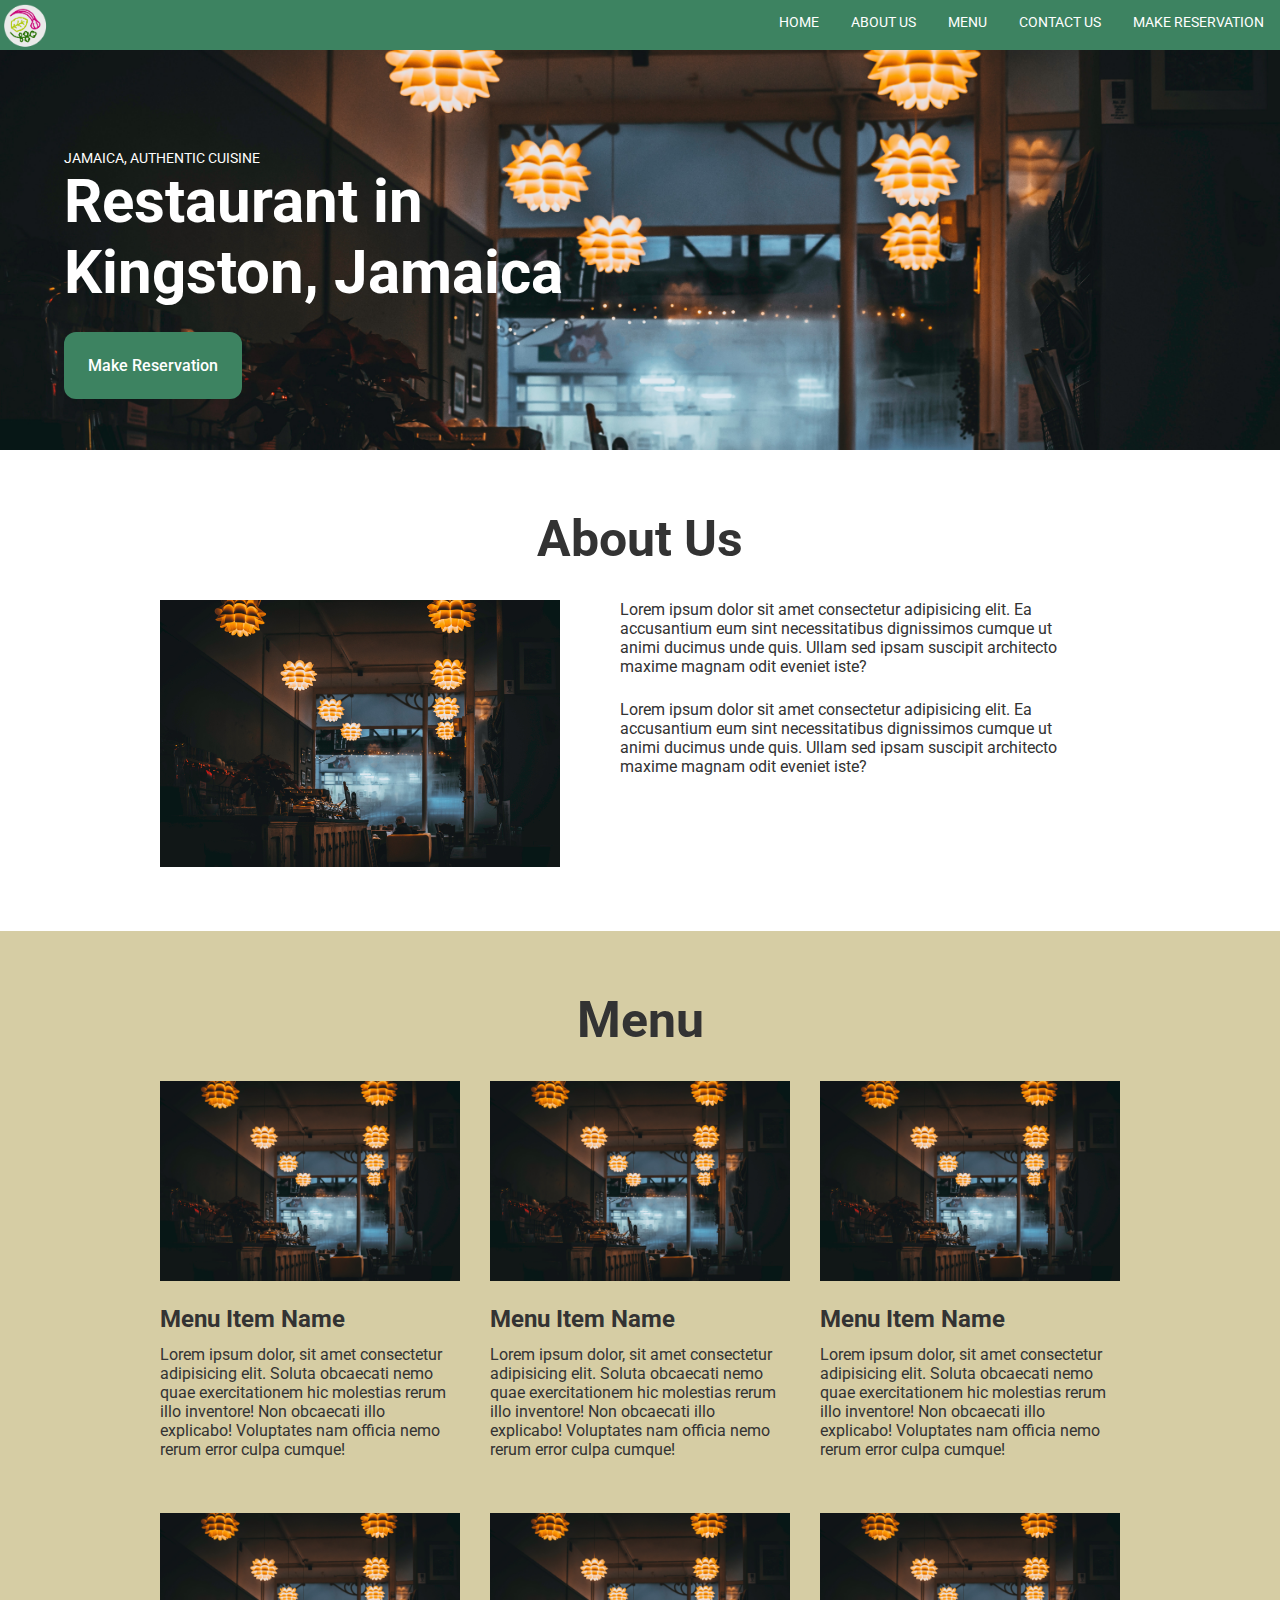
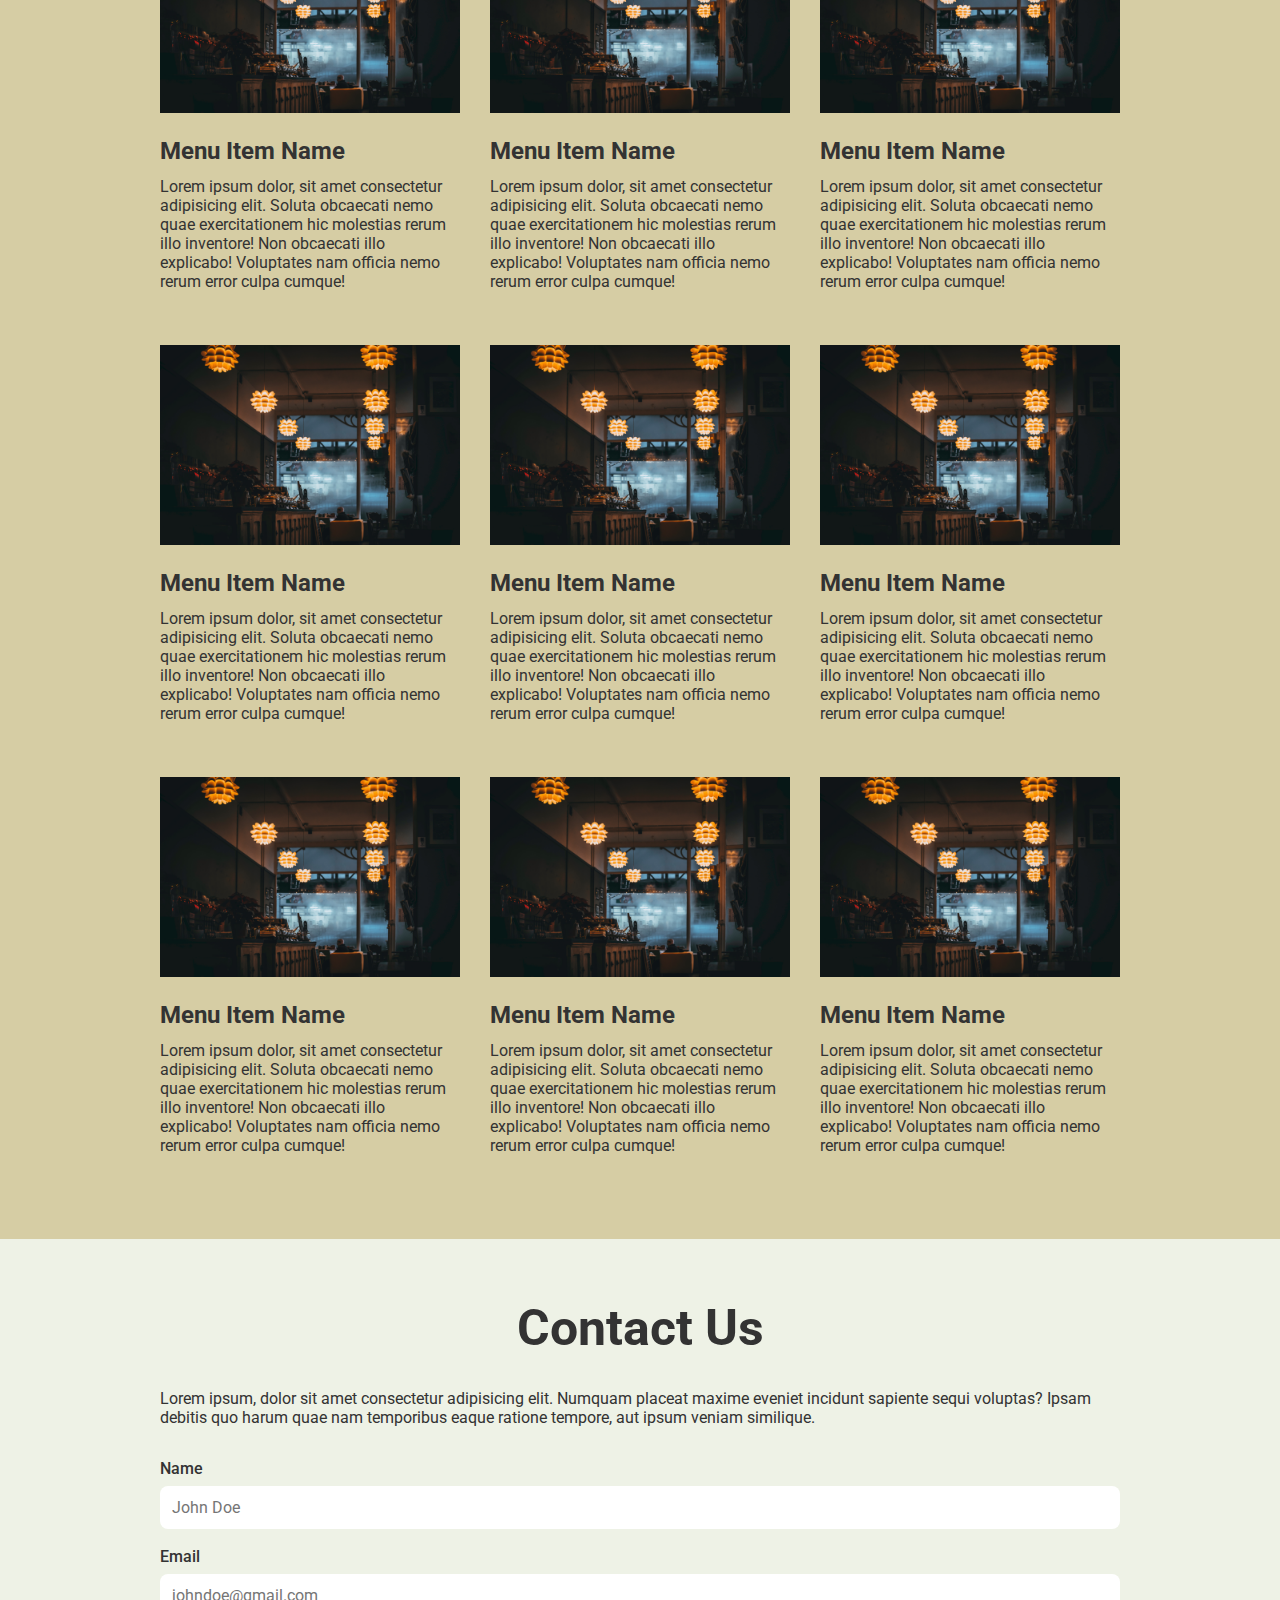
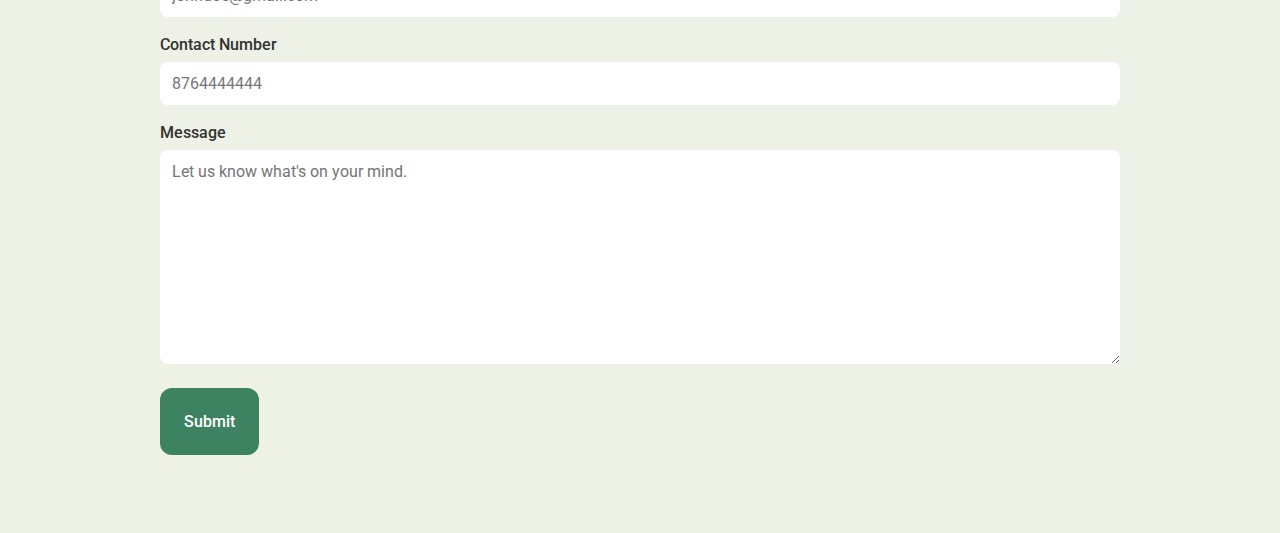
<file: index.html>
<!DOCTYPE html>
<html lang="en">
<head>
    <meta charset="UTF-8">
    <meta http-equiv="X-UA-Compatible" content="IE=edge">
    <meta name="viewport" content="width=device-width, initial-scale=1.0">
    <link rel="stylesheet" href="css/main.css">
    <title>Restaurants of Jamaica - 5 Dollar Off</title>
</head>
<body>
    <nav>
        <!-- div is the child element of the nav element. -->
        <div class="nav-logo">
            <!-- img is the child of the div parent (grandchild of the nav element.) -->
            <img src="img/food-logo.png" alt="logo">
        </div>
        <!-- ul is the child element of the nav element. -->
        <ul class="nav-links">
            <!-- Each li is a child of the ul element. -->
            <li>
                <!-- the anchor tag is the child of the li element. -->
                <a href="">Home</a>
            </li>
            <li><a href="#about">About Us</a></li>
            <li><a href="#menu">Menu</a></li>
            <li><a href="#contact">Contact Us</a></li>
            <li><a href="reservation.html">Make Reservation</a></li>
            
        </ul>
    </nav>
    <div class="first-fold">
        <img src="img/1.jpg" alt="lead-image">
        <!-- Absolute position -->
        <div class="first-fold-text">
            <p>Jamaica, Authentic Cuisine</p>
            <h1>Restaurant in <br /> Kingston, Jamaica</h1>
            
            <a href="reservation.html">Make Reservation</a>
        </div>
    </div>

    <div class="about-us-section">
        <div class="about-us">
            <h1 id="about">About Us</h1>
            <div class="about-inner">
                <div class="about-us-image">
                    <img src="img/1.jpg" alt="Restaurant">
                </div>
                <div class="about-inner-text">
                    <p>Lorem ipsum dolor sit amet consectetur adipisicing elit. Ea accusantium eum sint necessitatibus dignissimos cumque ut animi ducimus unde quis. Ullam sed ipsam suscipit architecto maxime magnam odit eveniet iste?</p>
                    <p>Lorem ipsum dolor sit amet consectetur adipisicing elit. Ea accusantium eum sint necessitatibus dignissimos cumque ut animi ducimus unde quis. Ullam sed ipsam suscipit architecto maxime magnam odit eveniet iste?</p>
                </div>
                
            </div>
        </div>
    </div>

    <div class="menu">
        <div class="menu-inner">
            <h1 id="menu">Menu</h1>
            <div class="column">
                <div class="menu-item">
                    <div class="menu-item-img">
                        <img src="img/1.jpg" alt="">
                    </div>
                   
                    <h2>Menu Item Name</h2>
                    <p>Lorem ipsum dolor, sit amet consectetur adipisicing elit. Soluta obcaecati nemo quae exercitationem hic molestias rerum illo inventore! Non obcaecati illo explicabo! Voluptates nam officia nemo rerum error culpa cumque!</p>
                </div>
                <div class="menu-item">
                    <div class="menu-item-img">
                        <img src="img/1.jpg" alt="">
                    </div>
                    <h2>Menu Item Name</h2>
                    <p>Lorem ipsum dolor, sit amet consectetur adipisicing elit. Soluta obcaecati nemo quae exercitationem hic molestias rerum illo inventore! Non obcaecati illo explicabo! Voluptates nam officia nemo rerum error culpa cumque!</p>
                </div>

                <div class="menu-item">
                    <div class="menu-item-img">
                        <img src="img/1.jpg" alt="">
                    </div>
                    <h2>Menu Item Name</h2>
                    <p>Lorem ipsum dolor, sit amet consectetur adipisicing elit. Soluta obcaecati nemo quae exercitationem hic molestias rerum illo inventore! Non obcaecati illo explicabo! Voluptates nam officia nemo rerum error culpa cumque!</p>
                </div>
                <div class="menu-item">
                    <div class="menu-item-img">
                        <img src="img/1.jpg" alt="">
                    </div>
                    <h2>Menu Item Name</h2>
                    <p>Lorem ipsum dolor, sit amet consectetur adipisicing elit. Soluta obcaecati nemo quae exercitationem hic molestias rerum illo inventore! Non obcaecati illo explicabo! Voluptates nam officia nemo rerum error culpa cumque!</p>
                </div>
                <div class="menu-item">
                    <div class="menu-item-img">
                        <img src="img/1.jpg" alt="">
                    </div>
                    <h2>Menu Item Name</h2>
                    <p>Lorem ipsum dolor, sit amet consectetur adipisicing elit. Soluta obcaecati nemo quae exercitationem hic molestias rerum illo inventore! Non obcaecati illo explicabo! Voluptates nam officia nemo rerum error culpa cumque!</p>
                </div>
                <div class="menu-item">
                    <div class="menu-item-img">
                        <img src="img/1.jpg" alt="">
                    </div>
                    <h2>Menu Item Name</h2>
                    <p>Lorem ipsum dolor, sit amet consectetur adipisicing elit. Soluta obcaecati nemo quae exercitationem hic molestias rerum illo inventore! Non obcaecati illo explicabo! Voluptates nam officia nemo rerum error culpa cumque!</p>
                </div>
                <div class="menu-item">
                    <div class="menu-item-img">
                        <img src="img/1.jpg" alt="">
                    </div>
                    <h2>Menu Item Name</h2>
                    <p>Lorem ipsum dolor, sit amet consectetur adipisicing elit. Soluta obcaecati nemo quae exercitationem hic molestias rerum illo inventore! Non obcaecati illo explicabo! Voluptates nam officia nemo rerum error culpa cumque!</p>
                </div>
                <div class="menu-item">
                    <div class="menu-item-img">
                        <img src="img/1.jpg" alt="">
                    </div>
                    <h2>Menu Item Name</h2>
                    <p>Lorem ipsum dolor, sit amet consectetur adipisicing elit. Soluta obcaecati nemo quae exercitationem hic molestias rerum illo inventore! Non obcaecati illo explicabo! Voluptates nam officia nemo rerum error culpa cumque!</p>
                </div>
                <div class="menu-item">
                    <div class="menu-item-img">
                        <img src="img/1.jpg" alt="">
                    </div>
                    <h2>Menu Item Name</h2>
                    <p>Lorem ipsum dolor, sit amet consectetur adipisicing elit. Soluta obcaecati nemo quae exercitationem hic molestias rerum illo inventore! Non obcaecati illo explicabo! Voluptates nam officia nemo rerum error culpa cumque!</p>
                </div>
                <div class="menu-item">
                    <div class="menu-item-img">
                        <img src="img/1.jpg" alt="">
                    </div>
                    <h2>Menu Item Name</h2>
                    <p>Lorem ipsum dolor, sit amet consectetur adipisicing elit. Soluta obcaecati nemo quae exercitationem hic molestias rerum illo inventore! Non obcaecati illo explicabo! Voluptates nam officia nemo rerum error culpa cumque!</p>
                </div>
                <div class="menu-item">
                    <div class="menu-item-img">
                        <img src="img/1.jpg" alt="">
                    </div>
                    <h2>Menu Item Name</h2>
                    <p>Lorem ipsum dolor, sit amet consectetur adipisicing elit. Soluta obcaecati nemo quae exercitationem hic molestias rerum illo inventore! Non obcaecati illo explicabo! Voluptates nam officia nemo rerum error culpa cumque!</p>
                </div>
                <div class="menu-item">
                    <div class="menu-item-img">
                        <img src="img/1.jpg" alt="">
                    </div>
                    <h2>Menu Item Name</h2>
                    <p>Lorem ipsum dolor, sit amet consectetur adipisicing elit. Soluta obcaecati nemo quae exercitationem hic molestias rerum illo inventore! Non obcaecati illo explicabo! Voluptates nam officia nemo rerum error culpa cumque!</p>
                </div>
               
            </div>
            
        </div>
    </div>
    <div class="contact-us">
        <div class="contact-form">
            <h1 id="contact">Contact Us</h1>
            <p>Lorem ipsum, dolor sit amet consectetur adipisicing elit. Numquam placeat maxime eveniet incidunt sapiente sequi voluptas? Ipsam debitis quo harum quae nam temporibus eaque ratione tempore, aut ipsum veniam similique.</p>
            <form action="">
                <label for="">Name</label>
                <input type="text" placeholder="John Doe">
                <label for="">Email</label>
                <input type="email" placeholder="johndoe@gmail.com">
                <label for="">Contact Number</label>
                <input type="text" placeholder="8764444444">
                <label for="">Message</label>
                
                <textarea name="" id="" cols="30" rows="10" placeholder="Let us know what's on your mind."></textarea>
                <button>Submit</button>
            </form>
        </div>
    </div>
    
</body>
</html>
</file>
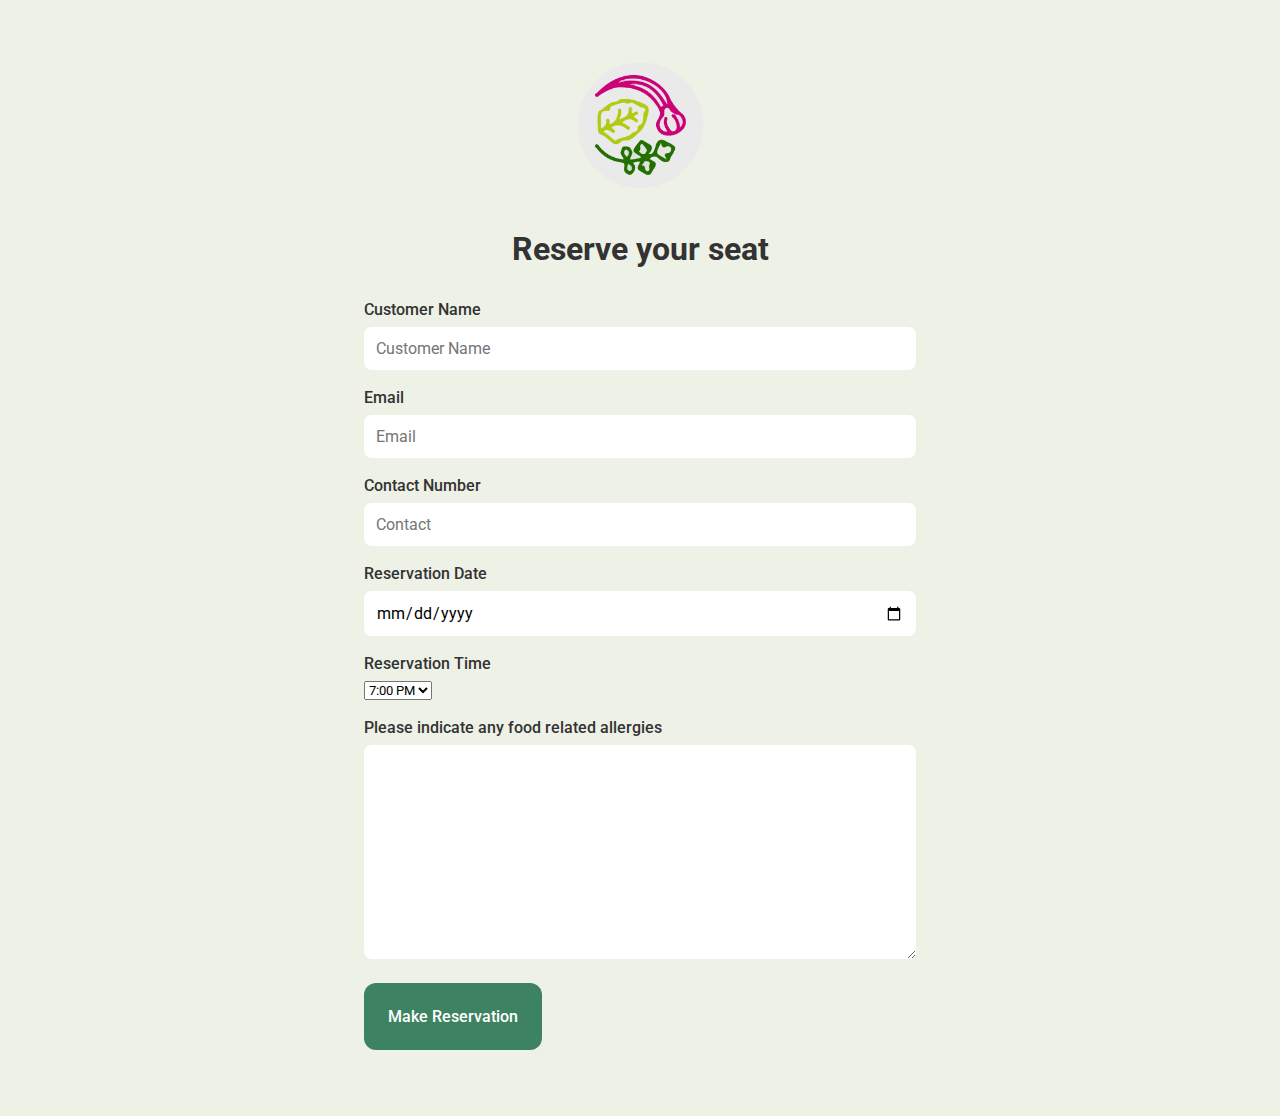
<file: reservation.html>
<!DOCTYPE html>
<html lang="en">
<head>
    <meta charset="UTF-8">
    <meta http-equiv="X-UA-Compatible" content="IE=edge">
    <meta name="viewport" content="width=device-width, initial-scale=1.0">
    <link rel="stylesheet" href="css/main.css">
    <title>Make Your Reservation</title>
</head>
<body>
    <div class="page-container">
        <div class="form-container">
            <div class="logo">
                <img src="img/food-logo.png" alt="">
            </div>
            <h1>Reserve your seat</h1>
            <form action="">
                <label for="">Customer Name</label>
                <input type="text" placeholder="Customer Name">
                <label for="">Email</label>
                <input type="email" placeholder="Email">
                <label for="">Contact Number</label>
                <input type="text" placeholder="Contact">
                <label for="">Reservation Date</label>
                <input type="date" name="" id="">
                <label for="">Reservation Time</label>
                <select name="" id="">
                    <option value="">7:00 PM</option>
                    <option value="">8:00 PM</option>
                </select>
                <label for="">Please indicate any food related allergies</label>
                <textarea name="" id="" cols="30" rows="10"></textarea>
                <button>Make Reservation</button>
            </form>
        </div>
        
    </div>
    
</body>
</html>
</file>
<file: css/main.css>
@import url('https://fonts.googleapis.com/css2?family=Roboto:wght@400;500;700&display=swap');

*{
    padding: 0;
    margin: 0;
    box-sizing: border-box;
    font-family: 'Roboto', sans-serif;
   
}

body{
    color: #333;
}

nav{
    width: 100%; 
    display: flex;
    justify-content: space-between;
    background-color: #3D8361;
}
.nav-logo{
    width: 50px;
    height: 50px;
    display: inline-block;
}

.nav-links{
    list-style-type: none;
    display: flex;
}

.nav-logo img{
    width: 100%;
}

.nav-links > li > a{
    padding: 14px 16px;
    display: inline-block;
    color: #ffffff;
    text-decoration: none;
    text-transform: uppercase;
    font-size: 14px;
}

.first-fold{
    height: 400px;
    /* using position to overlay text on div */
    position: relative;
}

.first-fold > img{
    width: 100%;
    height: 100%;
    /* object-fit property */
    object-fit: cover;
}

.first-fold-text{
    color: #ffffff;
    position: absolute;
    top: 25%;
    left: 5%;
}

.first-fold-text p{
    text-transform: uppercase;
    font-size: 14px;
}

.first-fold-text h1{
    font-size: 60px;
}

.first-fold-text a{
    color: #ffffff;
    text-decoration: none;
    background-color: #3D8361;
    padding: 24px;
    margin-top: 24px;
    display: inline-block;
    font-weight: 500;
    border-radius: 12px;
}

.first-fold-text a:hover{
    background-color: #1C6758;
}

/* About Us */








/* Menu */



/* Reservation Page */
.page-container{
    background-color: #EEF2E6;
}

.form-container{
    width: 600px;
    margin: auto;
    padding: 48px 24px;
}

.form-container h1{
    text-align: center;
    margin-top: 32px;
    margin-bottom: 32px;
}

.logo{
    width: 150px;
    height: 150px;
    margin: auto;
    border-radius: 50%; /* create a circle from a div */
    /* background-color: #EEF2E6; */
}

.logo img{
    width: 100%;
    height: 100%;
}

input,
textarea,
label,
select,
button{
    display: block;
}

input,
textarea,
select,
button{
    margin-bottom: 18px;
}



/* Reservation Form */

input,
textarea{
    width: 100%;
    border: none;
    font-size: 16px;
    padding: 12px;
    background-color: #ffffff;
    border-radius: 8px;
}

label{
    font-weight: 500;
    margin-bottom: 8px;
}

button{
    color: #ffffff;
    background-color: #3D8361;
    padding: 24px;
    margin-top: 24px;
    font-weight: 500;
    border-radius: 12px;
    border: none;
    font-size: 16px;
}

button:hover{
    background-color: #1C6758;
}

/* Contact Us */

.contact-us{
    background-color: #EEF2E6;
}

.contact-form{
    width: 960px;
    padding: 60px 0;
    margin: auto;
}

.contact-form h1,
.contact-form p{
    margin-bottom: 32px;
}

.contact-form h1{
    text-align: center;
    font-size: 50px;
}

/* About Us */

.about-us{
    width: 960px;
    padding: 60px 0;
    margin: auto;
}

.about-us > h1{
    text-align: center;
    font-size: 50px;
    margin-bottom: 32px;
}

.about-inner{
    display: flex;
    gap: 60px;
}

.about-inner-text,
.about-us-image{
    width: 450px;
}
.about-us-image{
    width: 400px;
}

.about-us-image img{
    width: 100%;
}

.about-inner-text p{
    margin-bottom: 24px;
}

/* Menu */
.menu{
    background-color: #D6CDA4;
}
.menu-inner{
    width: 960px;
    padding: 60px 0;
    margin: auto;
}

.menu-inner h1{
    text-align: center;
    font-size: 50px;
    margin-bottom: 32px;
}

.menu-item{
    width: 300px;
    margin-bottom: 24px;
}

.menu-item-img{
    width: 300px;
    height: 200px;
    margin-bottom: 24px;
}

.menu-item-img img{
    width: 100%;
    height: 100%;
}

.column{
    display: flex;
    gap: 30px;
    flex-wrap: wrap;
}

.menu-item h2{
    margin-bottom: 12px;
}
</file>
